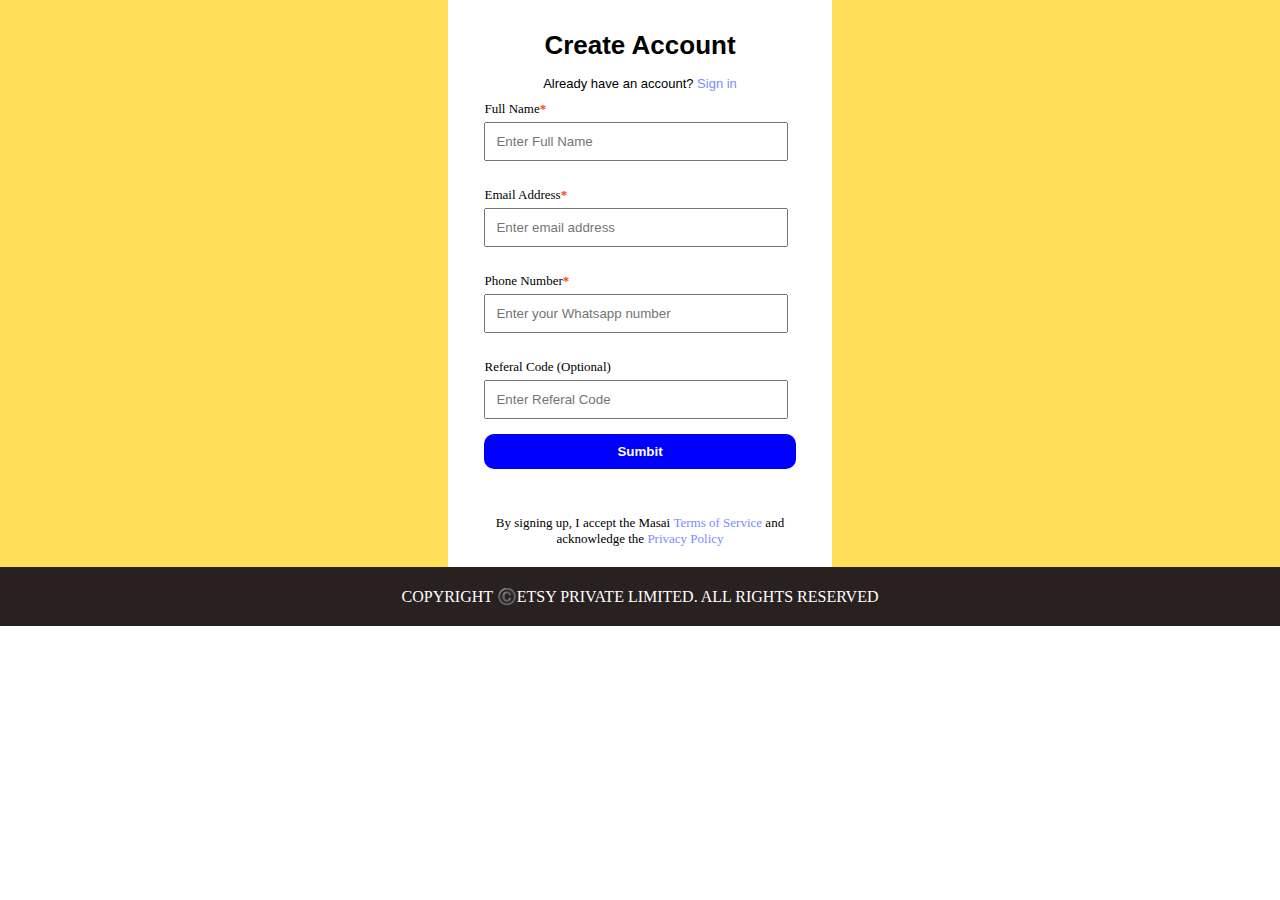
<file: index.html>
<!DOCTYPE html>
<html lang="en">
  <head>
    <meta charset="UTF-8" />
    <meta name="viewport" content="width=device-width, initial-scale=1.0" />
    <title>Login Page</title>
    <link rel="stylesheet" href="login.css" />
  </head>
  <body>
    <div id="main-container">
      <div class="container">
        <div id="header">
          <h1>Create Account</h1>
          <p>Already have an account? <a href="#">Sign in</a></p>
        </div>
        <div id="form">
          <form action="#">
            <div>
              <label for="name">Full Name</label><span>*</span>
              <br />
              <input type="text" placeholder="Enter Full Name" />
            </div>
            <br />
            <div>
              <label for="email">Email Address</label><span>*</span>
              <br />
              <input type="email" placeholder="Enter email address" />
            </div>
            <br />
            <div>
              <label for="phone">Phone Number</label><span>*</span>
              <br />
              <input type="number" placeholder="Enter your Whatsapp number" />
            </div>
            <br />
            <div>
              <label for="referal">Referal Code (Optional)</label>
              <input type="text" placeholder="Enter Referal Code" />
              <br />
              <input type="button" value="Sumbit" id="submit-button" />
            </div>

            <br />
          </form>
        </div>
        <div id="cont-foot">
          <p>
            By signing up, I accept the Masai
            <a href="#">Terms of Service</a> and acknowledge the
            <a href="#">Privacy Policy</a>
          </p>
        </div>
      </div>
    </div>

    <footer>
      <p>COPYRIGHT ©️ETSY PRIVATE LIMITED. ALL RIGHTS RESERVED</p>
    </footer>
  </body>
</html>
</file>
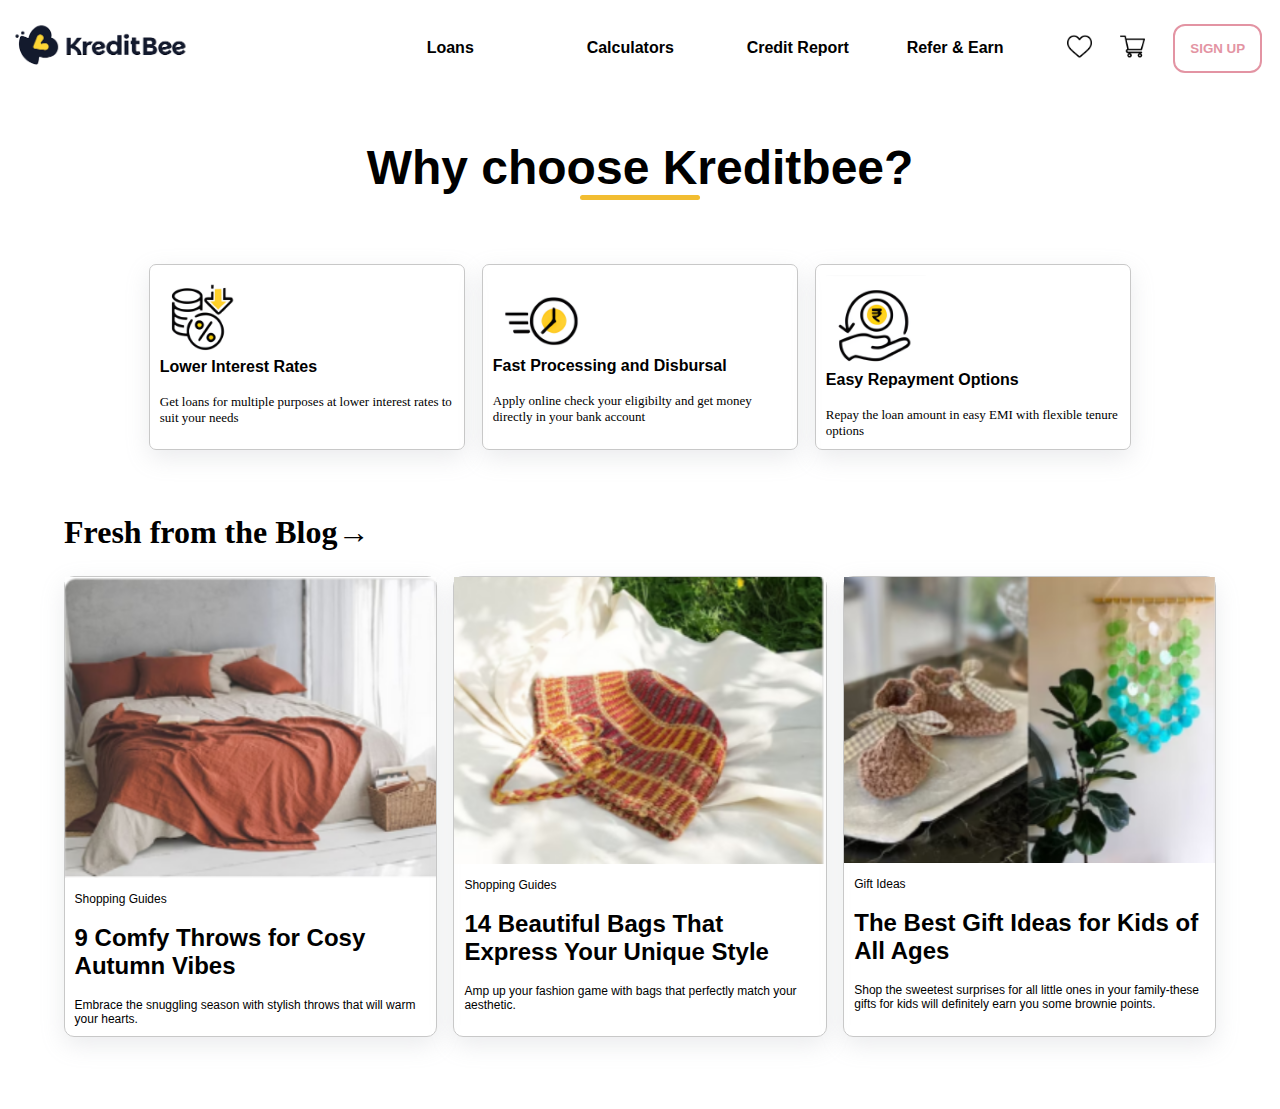
<file: main.html>
<!DOCTYPE html>
<html lang="en">
  <head>
    <meta charset="UTF-8" />
    <meta name="viewport" content="width=device-width, initial-scale=1.0" />
    <title>Kredit Bee main page</title>
    <link rel="stylesheet" href="main.css" />
  </head>
  <body>
    <header>
      <nav>
        <div id="main-header">
          <div>
            <img
              class="cur"
              src="image_files/kredit-bee-logo.png"
              alt="kerdit_bee_logo"
              width="200px"
            />
          </div>
          <div><a href="#">Loans</a></div>
          <div><a href="#">Calculators</a></div>
          <div><a href="#">Credit Report</a></div>
          <div><a href="#">Refer & Earn</a></div>
          <div>
            <img
              class="cur"
              src="image_files/heart.png"
              alt="Heart_png"
              width="25px"
            />
          </div>
          <div>
            <img
              class="cur"
              src="image_files/cart.png"
              alt="cart_png"
              width="25px"
            />
          </div>
          <div><button class="cur">SIGN UP</button></div>
        </div>
      </nav>
    </header>

    <!-- Title -->
    <div id="title">
      <h1>Why choose Kreditbee?</h1>
      <div></div>
    </div>

    <!-- Feature Cards -->

    <div id="feature-cards">
      <div class="feature-cards-card cur">
        <img src="image_files/loan_icon.png" alt="loan-icon" width="100px" />
        <br />
        <h4>Lower Interest Rates</h4>
        <br />
        <p>
          Get loans for multiple purposes at lower interest rates to suit your
          needs
        </p>
      </div>

      <div class="feature-cards-card cur">
        <img src="image_files/fast_icon.png" alt="fast-icon" width="100px" />
        <br />
        <h4>Fast Processing and Disbursal</h4>
        <br />
        <p>
          Apply online check your eligibilty and get money directly in your bank
          account
        </p>
      </div>

      <div class="feature-cards-card cur">
        <img
          src="image_files/repayment_icon.png"
          alt="repayment-icon"
          width="100px"
        />
        <br />
        <h4>Easy Repayment Options</h4>
        <br />
        <p>Repay the loan amount in easy EMI with flexible tenure options</p>
      </div>
    </div>

    <!-- Blog Cards -->
    <h1 class="cur" style="margin: 5% auto 0px 5%">Fresh from the Blog→</h1>
    <div id="blog-cards">
      <div class="blog-crads-card">
        <img src="image_files/blog1.png" alt="blog-1" width="100%" />
        <br />
        <div class="cur">
          <p>Shopping Guides</p>
          <br />
          <h2>9 Comfy Throws for Cosy Autumn Vibes</h2>
          <br />
          <p>
            Embrace the snuggling season with stylish throws that will warm your
            hearts.
          </p>
        </div>
      </div>
      <div class="blog-crads-card">
        <img src="image_files/blog2.png" alt="blog-2" width="100%" />
        <br />
        <div class="cur">
          <p>Shopping Guides</p>
          <br />
          <h2>14 Beautiful Bags That Express Your Unique Style</h2>
          <br />
          <p>
            Amp up your fashion game with bags that perfectly match your
            aesthetic.
          </p>
        </div>
      </div>
      <div class="blog-crads-card">
        <img src="image_files/blog3.png" alt="blog-3" width="100%" />
        <br />
        <div class="cur">
          <p>Gift Ideas</p>
          <br />
          <h2>The Best Gift Ideas for Kids of All Ages</h2>
          <br />
          <p>
            Shop the sweetest surprises for all little ones in your family-these
            gifts for kids will definitely earn you some brownie points.
          </p>
        </div>
      </div>
    </div>
    <br />
    <br />
    <br />
    <br />
  </body>
</html>
</file>
<file: login.css>
* {
  margin: 0;
  padding: 0;
}

#main-container {
  display: flex;
  justify-content: center;
  align-items: center;
  background-color: rgb(255, 222, 89);
  height: 115%;
}

.container {
  width: 30%;
  display: inline;
  background-color: white;
  height: 90%;
  font-size: 13px;
}

#header {
  text-align: center;
}
#header > h1 {
  font-family: Arial, Helvetica, sans-serif;
  font-weight: 700;
  margin: 30px 0px 15px 0px;
}
#header > p {
  font-family: Arial, Helvetica, sans-serif;
  margin-bottom: 10px;
}
a {
  text-decoration: none;
  color: rgb(123, 139, 255);
  font-weight: 500;
}

#form {
  display: flex;
  align-items: center;
  margin: auto;
}

#form > form {
  width: 90%;
  margin: auto;
  display: flex;
  flex-direction: column;
  padding: auto;
}

#form > form > div {
  width: 90%;
  margin: auto;
}

#form > form > div > input {
  margin-top: 5px;
  margin-bottom: 10px;
  padding: 10px 10px 10px 10px;
  width: 90%;
}

span {
  color: orangered;
  font-weight: 700;
  margin: 0;
  padding: 0;
}

#form > form > div > #submit-button {
  background-color: blue;
  font-family: Arial, Helvetica, sans-serif;
  font-weight: bold;
  border-radius: 10px;
  border: none;
  color: white;
  cursor: pointer;
  width: 100%;
}

#cont-foot {
  padding: 20px;
  text-align: center;
}

footer {
  background-color: rgb(41, 33, 31);
  color: white;
  padding: 20px 0px;
  text-align: center;
}
</file>
<file: main.css>
* {
  margin: 0;
  padding: 0;
}

#main-header {
  display: grid;
  grid-template-columns: 4fr repeat(4, 1.5fr) repeat(2, 0.5fr) 1fr;
  padding: 20px 0px 0px 0px;
  font-family: Arial, Helvetica, sans-serif;
  font-weight: bold;
  justify-content: center;
  align-items: center;
}

a {
  color: black;
  text-decoration: none;
}

button {
  margin-right: 10px;
  font-family: Arial, Helvetica, sans-serif;
  font-weight: bold;
  color: rgb(227, 148, 163);
  background-color: white;
  border-radius: 12px;
  padding: 15px 15px;
  border: 2px solid rgb(227, 148, 163);
}

#title {
  margin-top: 5%;
  text-align: center;
  font-family: Arial, Helvetica, sans-serif;
  font-weight: bold;
  font-size: 150%;
}

#title > div {
  border-radius: 20px;
  margin: 0 auto;
  width: 120px;
  height: 5px;
  background-color: #f2bd31;
}

#feature-cards {
  margin: 5% auto auto auto;
  display: grid;
  grid-template-columns: repeat(3, 1fr);
  display: flex;
  gap: 1.3%;
  justify-content: center;
}

.feature-cards-card {
  padding: 10px;
  width: 23%;
  border: 1px solid rgb(200, 200, 200);
  border-radius: 7px;
  box-shadow: rgba(149, 157, 165, 0.2) 0px 8px 24px;
}

.feature-cards-card > h4 {
  font-family: Arial, Helvetica, sans-serif;
}

.feature-cards-card > p {
  font-size: 13px;
}

#blog-cards {
  margin: 2% auto auto auto;
  display: grid;
  grid-template-columns: repeat(3, 1fr);
  display: flex;
  gap: 1.3%;
  justify-content: center;
}

.blog-crads-card {
  width: 29%;
  border: 1px solid rgb(200, 200, 200);
  border-radius: 10px;
  box-shadow: rgba(149, 157, 165, 0.2) 0px 8px 24px;
}

.blog-crads-card > div {
  padding: 10px;
  font-family: Arial, Helvetica, sans-serif;
}

.blog-crads-card > div > p {
  font-size: 12px;
}

.cur {
  cursor: pointer;
}
</file>
